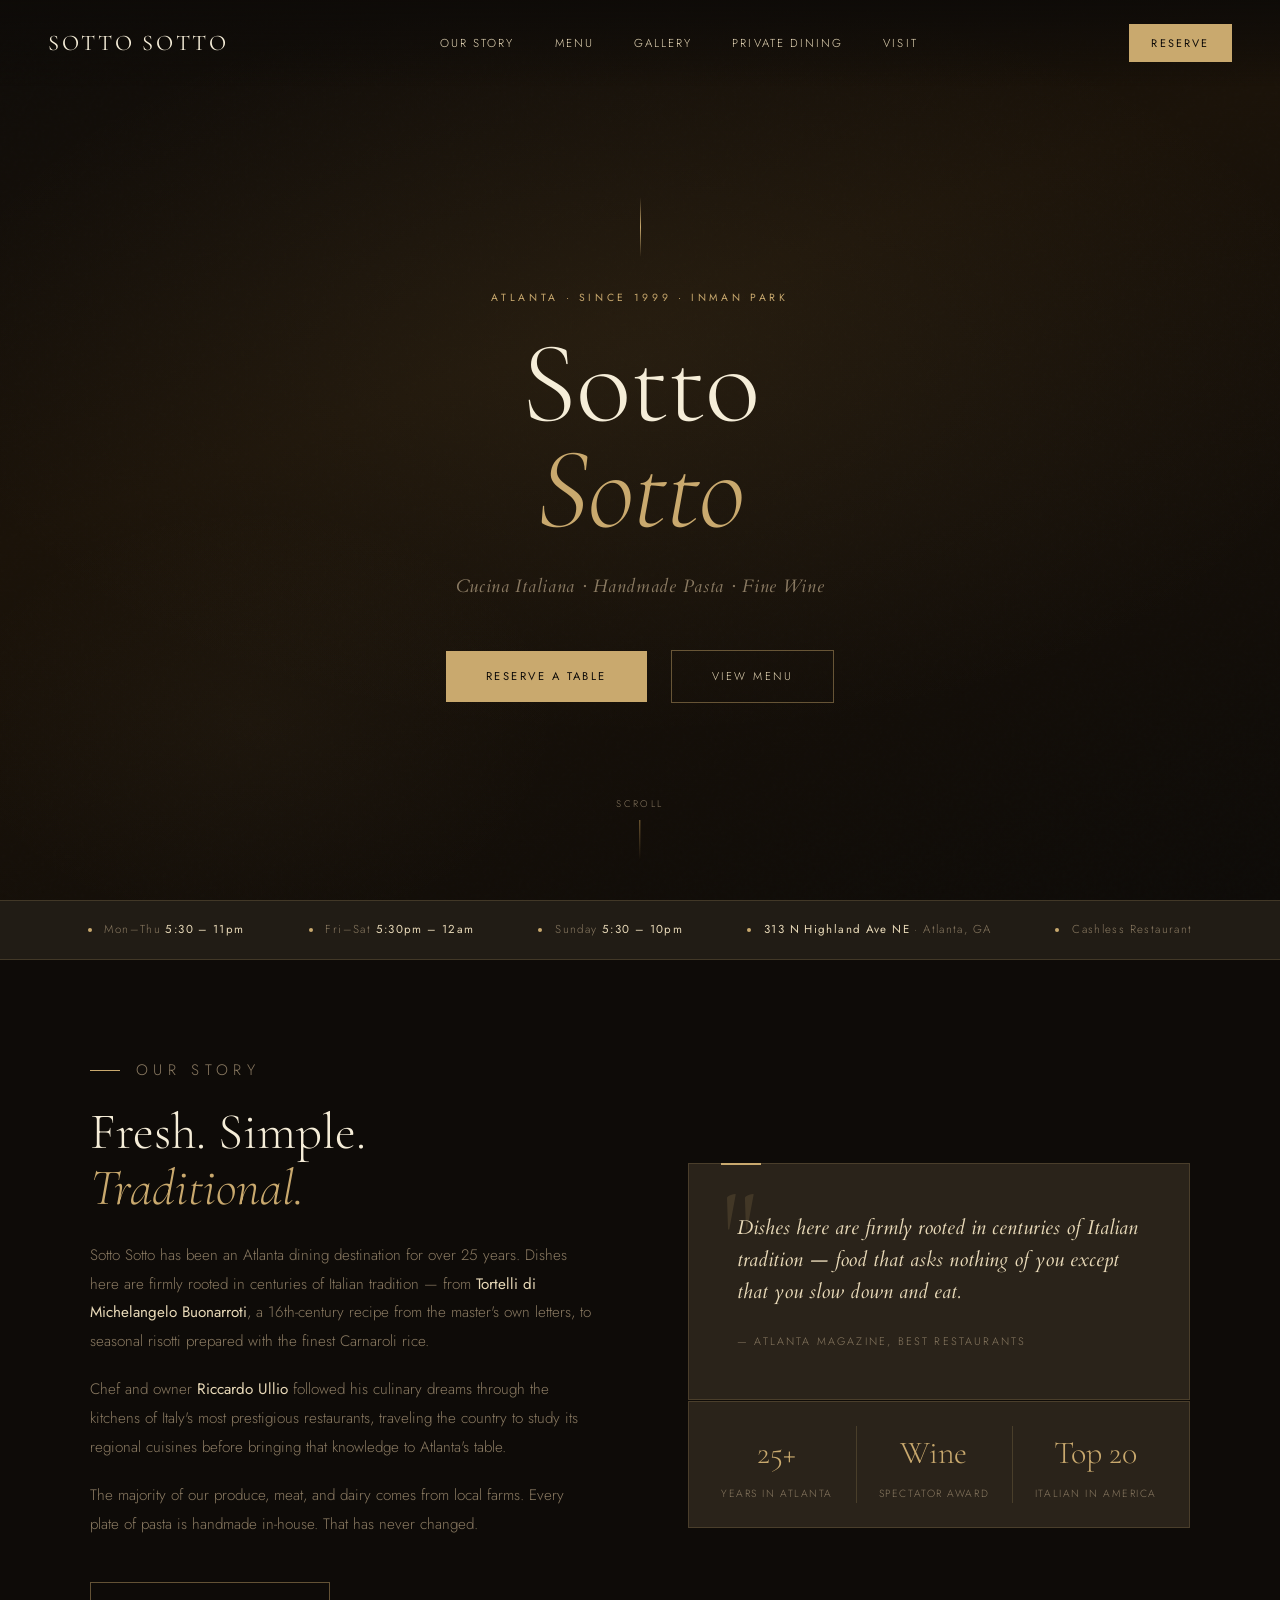
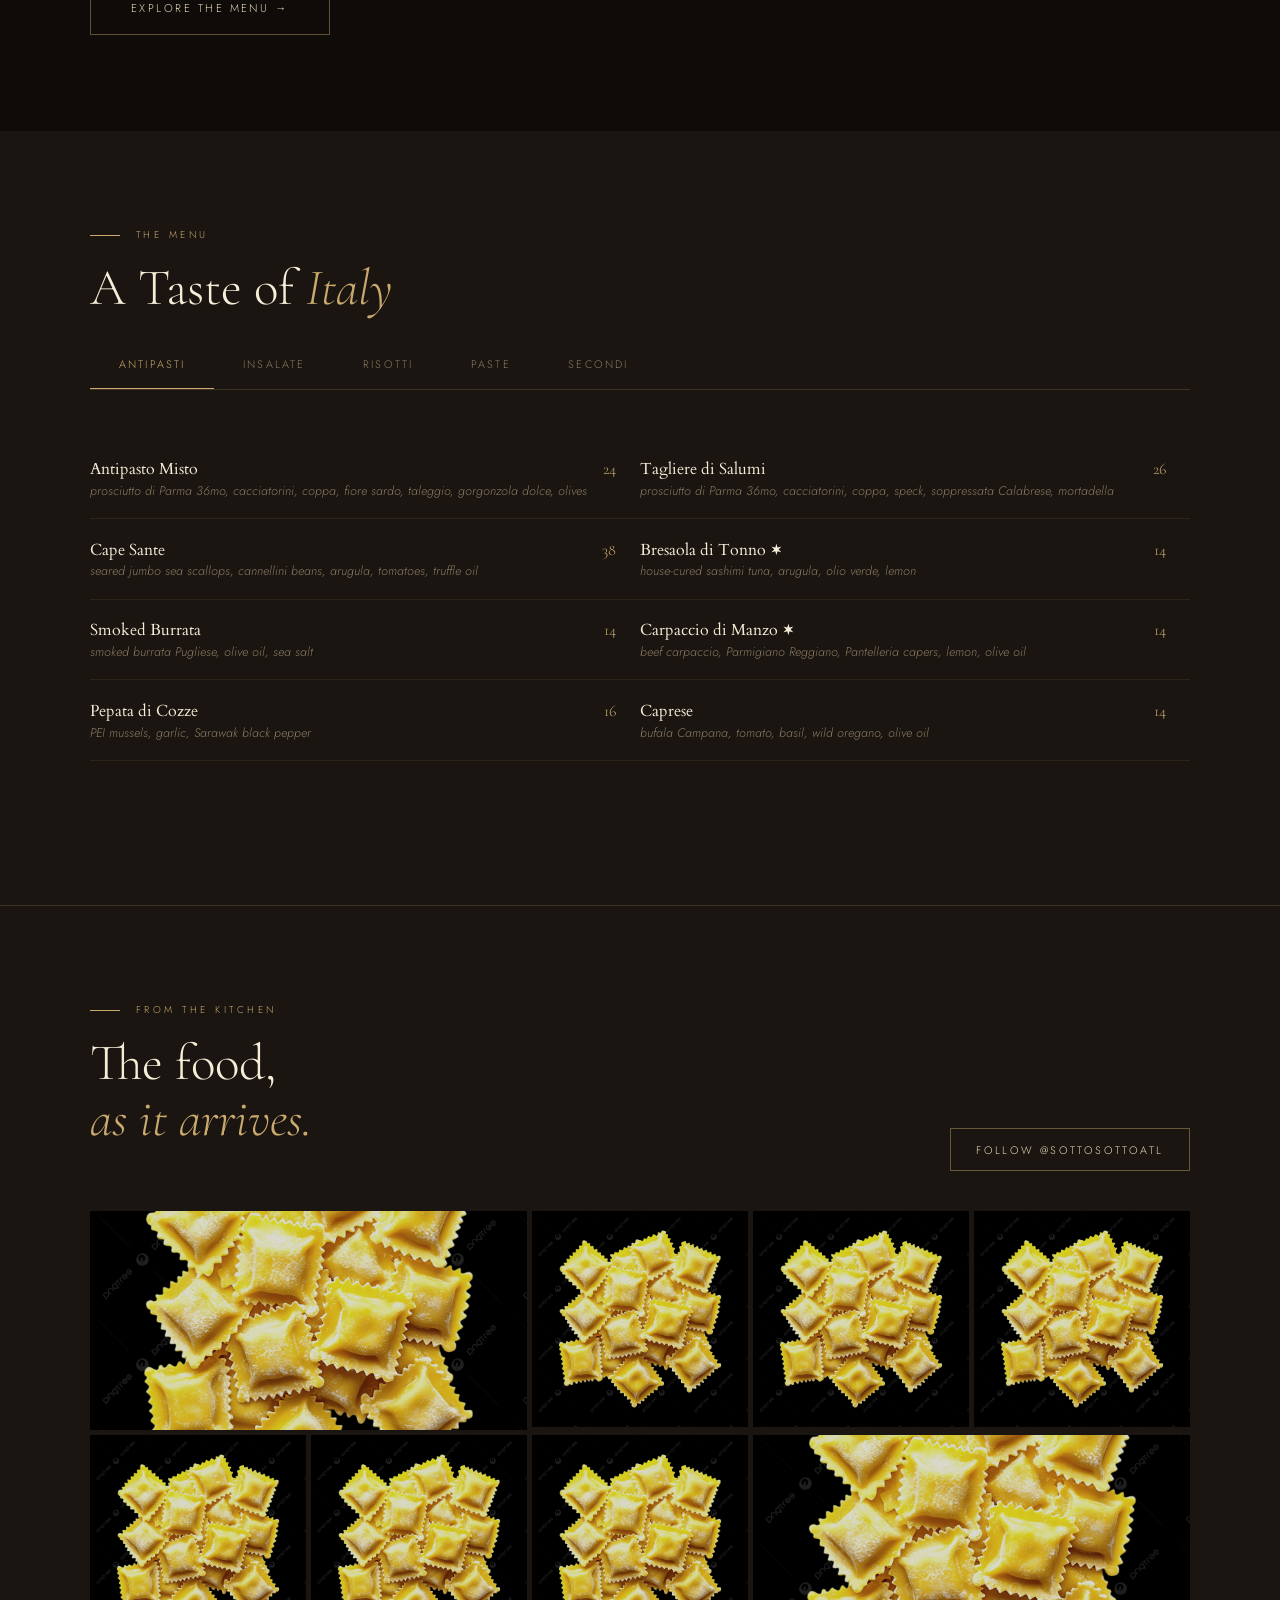
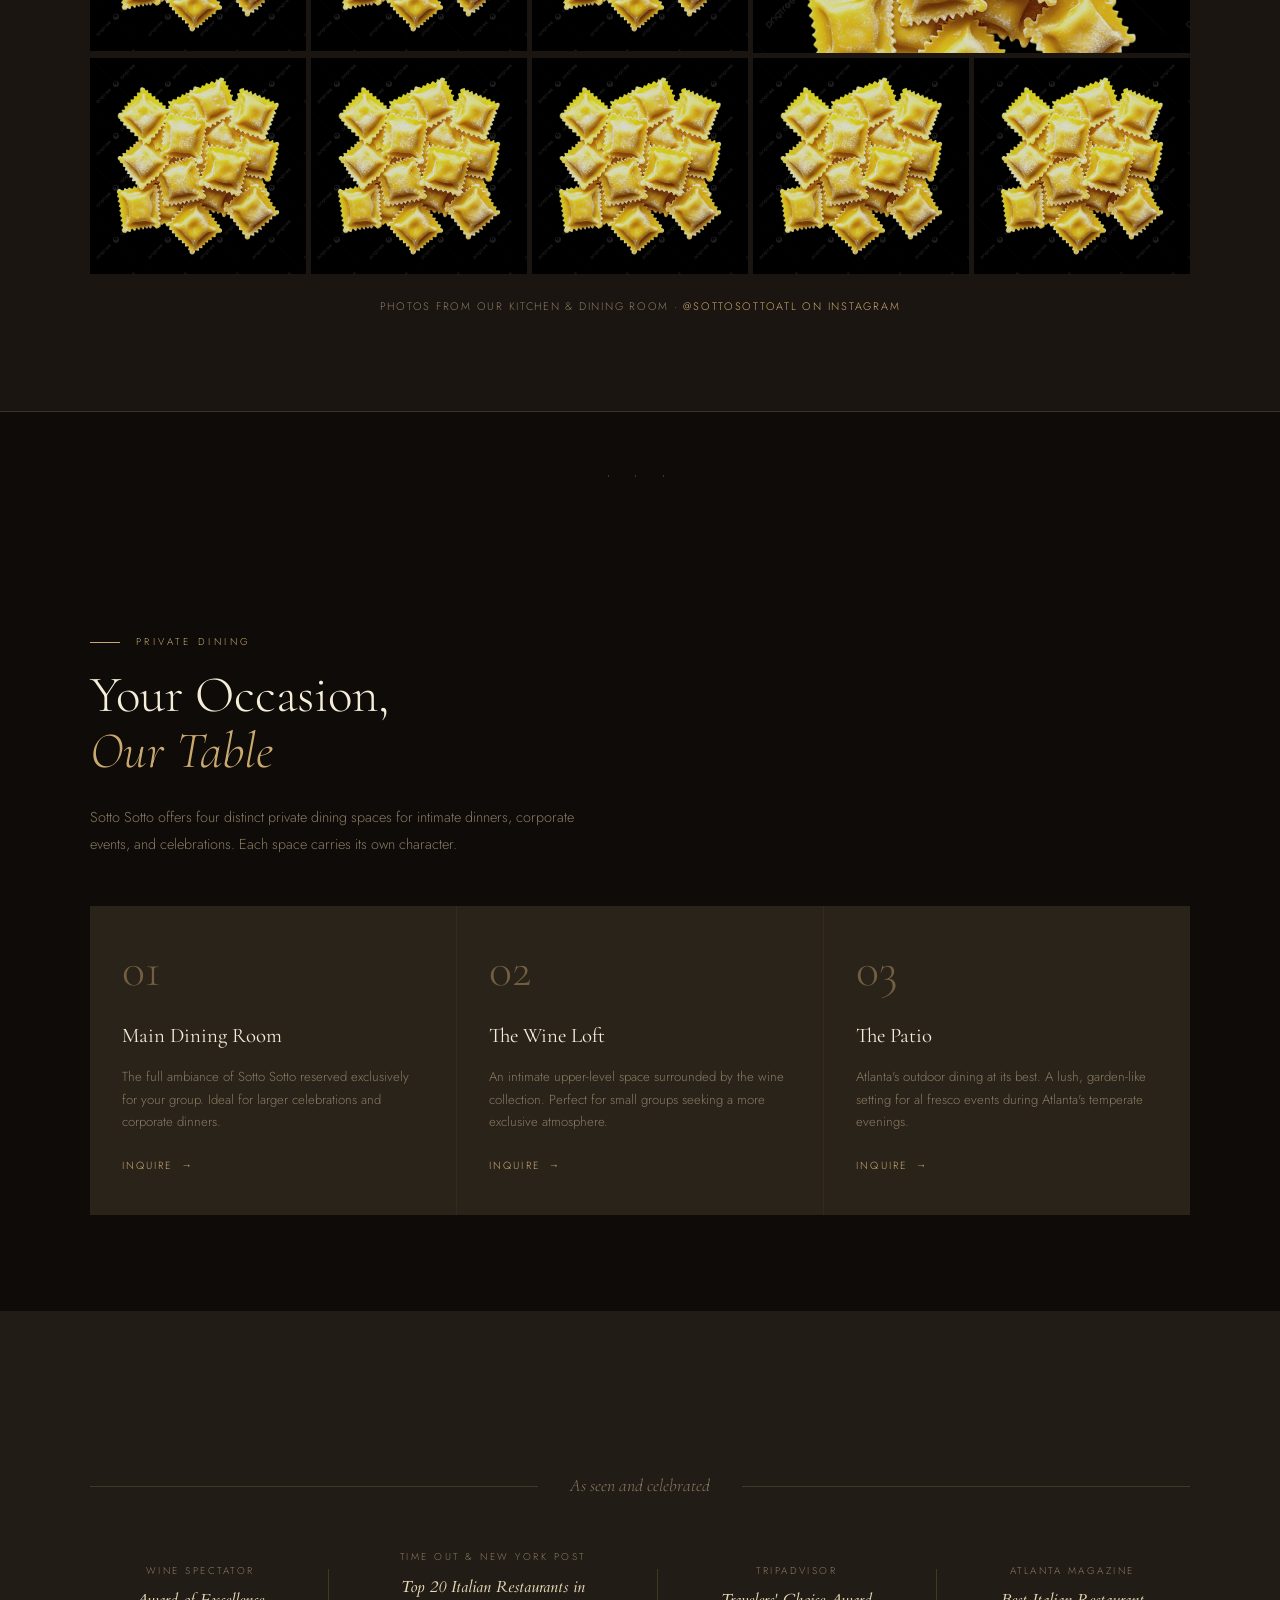
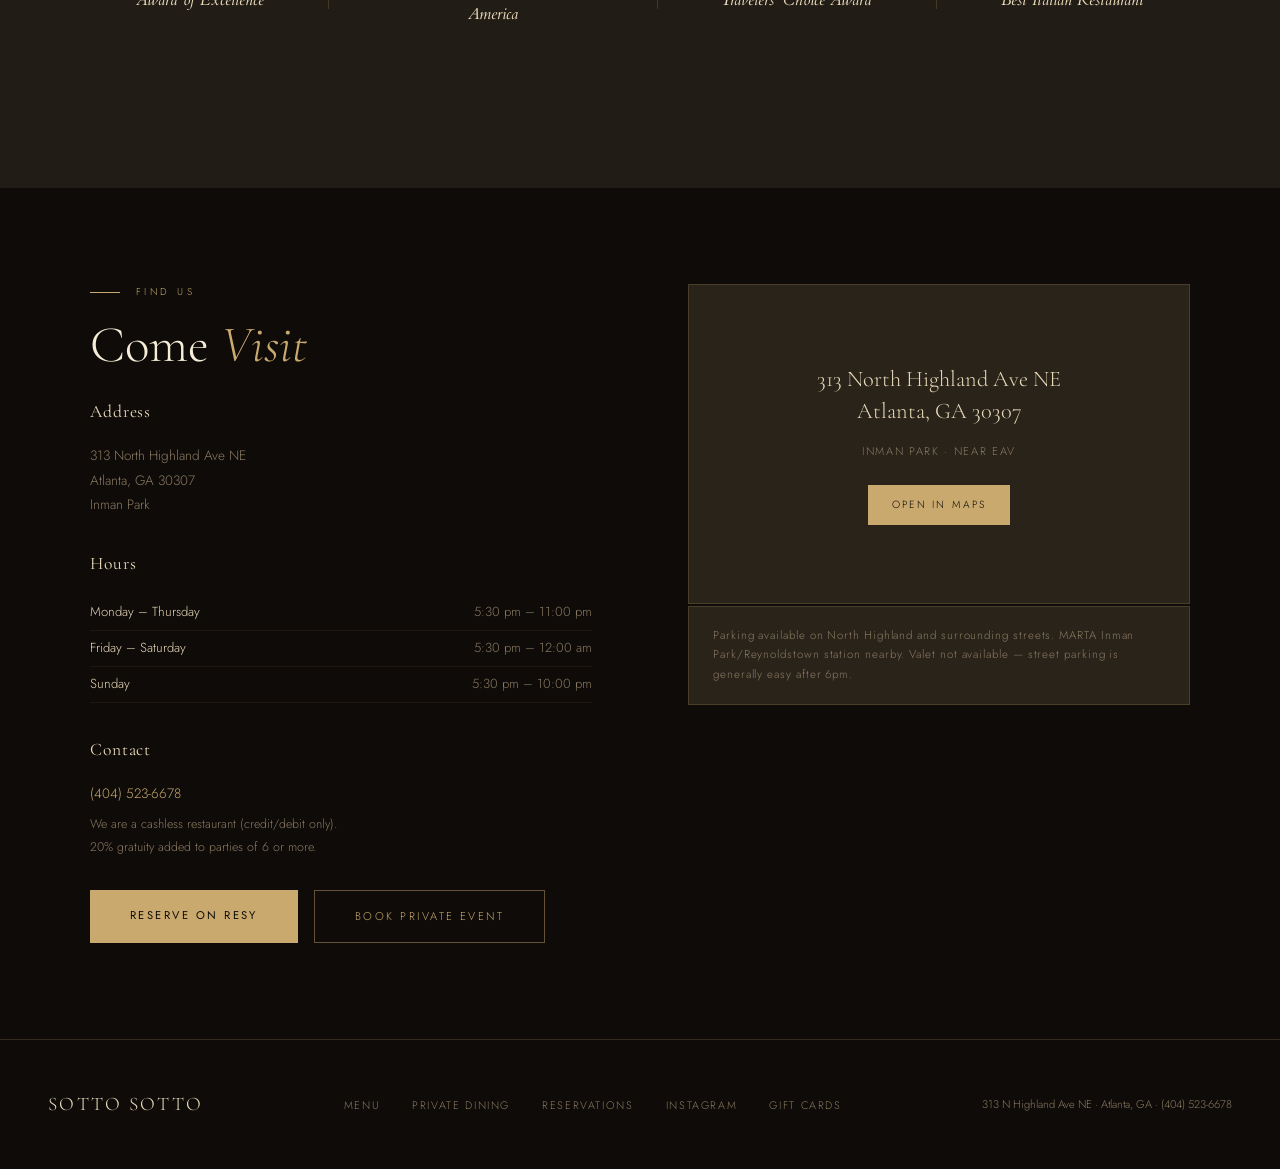
<file: index.html>
<!DOCTYPE html>
<html lang="en">
<head>
<meta charset="UTF-8">
<meta name="viewport" content="width=device-width, initial-scale=1.0">
<link rel="icon" type="image/x-icon" href="/images/favicon.ico">
<link rel="icon" type="image/png" sizes="32x32" href="images/favicon-32x32.png">
<link rel="icon" type="image/png" sizes="16x16" href="images/favicon-16x16.png">
<link rel="apple-touch-icon" sizes="180x180" href="images/sotto-touch-icon.png">
<title>Sotto Sotto — Atlanta's Italian Table</title>
<link rel="preconnect" href="https://fonts.googleapis.com">
<link href="https://fonts.googleapis.com/css2?family=Cormorant+Garamond:ital,wght@0,300;0,400;0,500;1,300;1,400&family=Cardo:ital@0;1&family=Jost:wght@300;400&display=swap" rel="stylesheet">
<style>
  *, *::before, *::after { box-sizing: border-box; margin: 0; padding: 0; }

  :root {
    --cream: #F5EDD8;
    --cream-dim: #E8D9B8;
    --gold: #C9A96E;
    --gold-dim: #8B6E3E;
    --dark: #0E0B08;
    --dark-mid: #1A1510;
    --dark-surface: #211C15;
    --dark-card: #2A231A;
    --text-muted: #8A7A62;
    --border: rgba(201,169,110,0.2);
    --border-strong: rgba(201,169,110,0.45);
  }

  html { scroll-behavior: smooth; }

  body {
    background: var(--dark);
    color: var(--cream);
    font-family: 'Jost', sans-serif;
    font-weight: 300;
    font-size: 15px;
    line-height: 1.7;
    overflow-x: hidden;
  }

  /* ── NAV ── */
  nav {
    position: fixed; top: 0; left: 0; right: 0; z-index: 200;
    display: flex; align-items: center; justify-content: space-between;
    padding: 1.5rem 3rem;
    background: linear-gradient(to bottom, rgba(14,11,8,0.95), transparent);
    transition: background 0.3s;
  }
  nav.scrolled { background: rgba(14,11,8,0.97); border-bottom: 0.5px solid var(--border); }

  .nav-logo {
    font-family: 'Cormorant Garamond', serif;
    font-size: 1.4rem; font-weight: 400;
    letter-spacing: 0.12em; text-transform: uppercase;
    color: var(--cream); text-decoration: none;
    position: relative; z-index: 210;
  }

  .nav-links {
    display: flex; gap: 2.5rem; list-style: none;
  }
  .nav-links a {
    font-family: 'Jost', sans-serif;
    font-size: 0.72rem; font-weight: 300;
    letter-spacing: 0.18em; text-transform: uppercase;
    color: var(--cream-dim); text-decoration: none;
    transition: color 0.2s;
  }
  .nav-links a:hover { color: var(--gold); }

  .nav-cta {
    font-family: 'Jost', sans-serif;
    font-size: 0.68rem; font-weight: 400;
    letter-spacing: 0.2em; text-transform: uppercase;
    color: var(--dark); background: var(--gold);
    padding: 0.6rem 1.4rem; text-decoration: none;
    transition: background 0.2s, transform 0.15s;
    position: relative; z-index: 210;
  }
  .nav-cta:hover { background: var(--cream); transform: translateY(-1px); }

  /* Hamburger button */
  .nav-burger {
    display: none;
    flex-direction: column; justify-content: center; align-items: center;
    gap: 5px; width: 36px; height: 36px;
    background: none; border: none; cursor: pointer;
    padding: 4px; position: relative; z-index: 210;
  }
  .nav-burger span {
    display: block; width: 22px; height: 1.5px;
    background: var(--cream); border-radius: 2px;
    transition: transform 0.3s ease, opacity 0.3s ease;
    transform-origin: center;
  }
  .nav-burger.open span:nth-child(1) { transform: translateY(6.5px) rotate(45deg); }
  .nav-burger.open span:nth-child(2) { opacity: 0; transform: scaleX(0); }
  .nav-burger.open span:nth-child(3) { transform: translateY(-6.5px) rotate(-45deg); }

  /* Mobile drawer */
  .nav-drawer {
    position: fixed; inset: 0; z-index: 190;
    background: rgba(14,11,8,0.98);
    flex-direction: column; align-items: center; justify-content: center;
    gap: 0; display: flex;
    opacity: 0; pointer-events: none;
    transition: opacity 0.35s ease;
  }
  .nav-drawer.open { opacity: 1; pointer-events: all; }
  .nav-drawer ul {
    list-style: none; text-align: center;
    display: flex; flex-direction: column; gap: 0;
    width: 100%;
  }
  .nav-drawer ul li a {
    display: block; padding: 1.1rem 2rem;
    font-family: 'Cormorant Garamond', serif;
    font-size: 2rem; font-weight: 300; font-style: italic;
    letter-spacing: 0.05em;
    color: var(--cream-dim); text-decoration: none;
    border-bottom: 0.5px solid var(--border);
    transition: color 0.2s;
  }
  .nav-drawer ul li:first-child a { border-top: 0.5px solid var(--border); }
  .nav-drawer ul li a:active { color: var(--gold); }
  .nav-drawer-reserve {
    margin-top: 2rem;
    font-family: 'Jost', sans-serif;
    font-size: 0.72rem; letter-spacing: 0.22em; text-transform: uppercase;
    background: var(--gold); color: var(--dark);
    padding: 0.9rem 2.5rem; text-decoration: none;
  }

  /* ── HERO ── */
  .hero {
    height: 100vh; min-height: 700px;
    display: flex; flex-direction: column;
    align-items: center; justify-content: center;
    text-align: center;
    position: relative;
    overflow: hidden;
  }

  .hero-bg {
    position: absolute; inset: 0;
    background:
      radial-gradient(ellipse 80% 60% at 50% 40%, rgba(201,169,110,0.07) 0%, transparent 70%),
      radial-gradient(ellipse 40% 40% at 20% 80%, rgba(201,169,110,0.04) 0%, transparent 60%),
      linear-gradient(160deg, #0E0B08 0%, #1A1208 40%, #0D0A07 100%);
  }

  /* Decorative grain */
  .hero-bg::after {
    content: '';
    position: absolute; inset: 0;
    background-image: url("data:image/svg+xml,%3Csvg viewBox='0 0 256 256' xmlns='http://www.w3.org/2000/svg'%3E%3Cfilter id='n'%3E%3CfeTurbulence type='fractalNoise' baseFrequency='0.9' numOctaves='4' stitchTiles='stitch'/%3E%3C/filter%3E%3Crect width='100%25' height='100%25' filter='url(%23n)' opacity='0.03'/%3E%3C/svg%3E");
    opacity: 0.4;
    pointer-events: none;
  }

  .hero-rule {
    width: 1px; height: 60px;
    background: linear-gradient(to bottom, transparent, var(--gold), transparent);
    margin-bottom: 2rem;
    animation: fadeIn 2s ease 0.3s both;
  }

  .hero-eyebrow {
    font-family: 'Jost', sans-serif;
    font-size: 0.65rem;
    font-weight: 400;
    letter-spacing: 0.35em;
    text-transform: uppercase;
    color: var(--gold);
    margin-bottom: 1.5rem;
    animation: fadeUp 1.2s ease 0.5s both;
  }

  .hero-title {
    font-family: 'Cormorant Garamond', serif;
    font-size: clamp(4rem, 9vw, 8rem);
    font-weight: 300;
    line-height: 0.92;
    letter-spacing: -0.01em;
    color: var(--cream);
    margin-bottom: 0.3rem;
    animation: fadeUp 1.2s ease 0.7s both;
  }
  .hero-title em {
    font-style: italic;
    color: var(--gold);
  }

  .hero-subtitle {
    font-family: 'Cardo', serif;
    font-style: italic;
    font-size: 1.1rem;
    color: var(--text-muted);
    letter-spacing: 0.04em;
    margin: 1.5rem 0 3rem;
    animation: fadeUp 1.2s ease 0.9s both;
  }

  .hero-actions {
    display: flex; gap: 1.5rem; align-items: center;
    animation: fadeUp 1.2s ease 1.1s both;
  }

  .btn-primary {
    font-family: 'Jost', sans-serif;
    font-size: 0.7rem;
    font-weight: 400;
    letter-spacing: 0.22em;
    text-transform: uppercase;
    color: var(--dark);
    background: var(--gold);
    padding: 1rem 2.5rem;
    text-decoration: none;
    transition: all 0.2s;
    display: inline-block;
  }
  .btn-primary:hover { background: var(--cream); transform: translateY(-2px); }
  .visit-info .btn-primary { color: #0E0B08 !important; }

  .btn-ghost {
    font-family: 'Jost', sans-serif;
    font-size: 0.7rem;
    font-weight: 300;
    letter-spacing: 0.22em;
    text-transform: uppercase;
    color: var(--cream-dim);
    border: 0.5px solid var(--border-strong);
    padding: 1rem 2.5rem;
    text-decoration: none;
    transition: all 0.2s;
    display: inline-block;
  }
  .btn-ghost:hover { border-color: var(--gold); color: var(--gold); transform: translateY(-2px); }

  .hero-scroll {
    position: absolute; bottom: 2.5rem; left: 50%; transform: translateX(-50%);
    display: flex; flex-direction: column; align-items: center; gap: 0.5rem;
    animation: fadeIn 2s ease 1.8s both;
  }
  .hero-scroll span {
    font-size: 0.6rem; letter-spacing: 0.25em; text-transform: uppercase; color: var(--text-muted);
  }
  .scroll-line {
    width: 1px; height: 40px;
    background: linear-gradient(to bottom, var(--gold-dim), transparent);
    animation: scrollPulse 2s ease-in-out infinite;
  }

  /* ── INFO STRIP ── */
  .info-strip {
    background: var(--dark-surface);
    border-top: 0.5px solid var(--border);
    border-bottom: 0.5px solid var(--border);
    padding: 1.2rem 3rem;
    display: flex; justify-content: center; gap: 4rem;
    flex-wrap: wrap;
  }
  .info-item {
    display: flex; align-items: center; gap: 0.8rem;
    font-size: 0.72rem; letter-spacing: 0.12em; color: var(--text-muted);
  }
  .info-item strong {
    color: var(--cream-dim); font-weight: 400;
  }
  .info-dot {
    width: 4px; height: 4px; border-radius: 50%; background: var(--gold); flex-shrink: 0;
  }

  /* ── SECTIONS ── */
  section { position: relative; }

  .section-pad { padding: 6rem 3rem; }
  .container { max-width: 1100px; margin: 0 auto; }

  .section-label {
    font-size: 0.62rem; letter-spacing: 0.35em; text-transform: uppercase;
    color: var(--gold); margin-bottom: 1rem;
    display: flex; align-items: center; gap: 1rem;
  }
  .section-label::before {
    content: ''; display: block; width: 30px; height: 0.5px; background: var(--gold);
  }

  .section-heading {
    font-family: 'Cormorant Garamond', serif;
    font-size: clamp(2.5rem, 4vw, 3.5rem);
    font-weight: 300;
    line-height: 1.1;
    color: var(--cream);
    margin-bottom: 1.5rem;
  }
  .section-heading em { font-style: italic; color: var(--gold); }

  /* ── STORY ── */
  .story-grid {
    display: grid; grid-template-columns: 1fr 1fr; gap: 6rem; align-items: center;
  }
  .story-text p {
    color: var(--text-muted); line-height: 1.9; margin-bottom: 1.2rem; font-size: 0.95rem;
  }
  .story-text p strong { color: var(--cream-dim); font-weight: 400; }

  .story-visual {
    position: relative;
  }
  .story-card {
    background: var(--dark-card);
    border: 0.5px solid var(--border);
    padding: 3rem;
    position: relative;
  }
  .story-card::before {
    content: '"';
    font-family: 'Cormorant Garamond', serif;
    font-size: 8rem;
    line-height: 1;
    color: var(--gold);
    opacity: 0.15;
    position: absolute;
    top: 0.5rem; left: 2rem;
  }
  .story-quote {
    font-family: 'Cardo', serif;
    font-style: italic;
    font-size: 1.25rem;
    line-height: 1.6;
    color: var(--cream-dim);
    margin-bottom: 1.5rem;
    position: relative;
  }
  .story-attr {
    font-size: 0.68rem; letter-spacing: 0.2em; text-transform: uppercase; color: var(--text-muted);
  }
  .story-card-accent {
    position: absolute;
    top: -1px; left: 2rem; width: 40px; height: 2px;
    background: var(--gold);
  }

  /* ── MENU ── */
  .menu-section { background: var(--dark-mid); }

  .menu-tabs {
    display: flex; gap: 0; border-bottom: 0.5px solid var(--border);
    margin-bottom: 3rem; overflow-x: auto;
  }
  .menu-tab {
    font-size: 0.68rem; letter-spacing: 0.2em; text-transform: uppercase;
    padding: 1rem 1.8rem;
    color: var(--text-muted);
    cursor: pointer;
    border-bottom: 1.5px solid transparent;
    transition: all 0.2s;
    white-space: nowrap;
    background: none; border-top: none; border-left: none; border-right: none;
    font-family: 'Jost', sans-serif; font-weight: 300;
  }
  .menu-tab:hover { color: var(--cream-dim); }
  .menu-tab.active {
    color: var(--gold);
    border-bottom-color: var(--gold);
  }

  .menu-panel { display: none; }
  .menu-panel.active { display: block; }

  .menu-category-title {
    font-family: 'Cormorant Garamond', serif;
    font-style: italic;
    font-size: 0.85rem;
    letter-spacing: 0.15em;
    text-transform: lowercase;
    color: var(--gold);
    margin-bottom: 1.5rem;
    padding-bottom: 0.7rem;
    border-bottom: 0.5px solid var(--border);
  }

  .menu-grid {
    display: grid; grid-template-columns: 1fr 1fr; gap: 0;
    margin-bottom: 3rem;
  }

  .menu-item {
    padding: 1.1rem 1.5rem 1.1rem 0;
    border-bottom: 0.5px solid rgba(201,169,110,0.1);
    display: flex; justify-content: space-between; align-items: baseline; gap: 1rem;
  }
  .menu-item-left { flex: 1; }
  .menu-item-name {
    font-family: 'Cardo', serif;
    font-size: 1rem;
    color: var(--cream);
    margin-bottom: 0.2rem;
    line-height: 1.3;
  }
  .menu-item-desc {
    font-size: 0.78rem;
    color: var(--text-muted);
    font-style: italic;
    line-height: 1.4;
  }
  .menu-item-price {
    font-family: 'Cormorant Garamond', serif;
    font-size: 1rem;
    color: var(--gold);
    flex-shrink: 0;
    font-weight: 300;
  }

  /* ── PRIVATE DINING ── */
  .private-grid {
    display: grid; grid-template-columns: repeat(3, 1fr); gap: 1.5px;
    margin-top: 3rem;
    background: var(--border);
  }
  .private-card {
    background: var(--dark-card);
    padding: 2.5rem 2rem;
    transition: background 0.3s;
  }
  .private-card:hover { background: var(--dark-surface); }
  .private-card-num {
    font-family: 'Cormorant Garamond', serif;
    font-size: 3rem;
    font-weight: 300;
    color: var(--border-strong);
    line-height: 1;
    margin-bottom: 1.5rem;
  }
  .private-card-title {
    font-family: 'Cormorant Garamond', serif;
    font-size: 1.3rem;
    font-weight: 400;
    color: var(--cream);
    margin-bottom: 0.8rem;
  }
  .private-card-desc {
    font-size: 0.82rem;
    color: var(--text-muted);
    line-height: 1.7;
    margin-bottom: 1.5rem;
  }
  .private-link {
    font-size: 0.65rem; letter-spacing: 0.2em; text-transform: uppercase;
    color: var(--gold); text-decoration: none;
    display: flex; align-items: center; gap: 0.5rem;
    transition: gap 0.2s;
  }
  .private-link:hover { gap: 0.8rem; }
  .private-link::after { content: '→'; }

  /* ── ACCOLADES ── */
  .accolades-section { background: var(--dark-surface); }
  .accolades-inner {
    text-align: center; padding: 4rem 0;
  }
  .accolades-rule {
    display: flex; align-items: center; gap: 2rem;
    margin-bottom: 3rem;
  }
  .accolades-rule::before, .accolades-rule::after {
    content: ''; flex: 1; height: 0.5px; background: var(--border);
  }
  .accolades-rule span {
    font-family: 'Cormorant Garamond', serif;
    font-style: italic;
    font-size: 1.1rem;
    color: var(--text-muted);
  }
  .accolades-row {
    display: flex; gap: 4rem; justify-content: center; align-items: center; flex-wrap: wrap;
  }
  .accolade {
    text-align: center;
  }
  .accolade-source {
    font-size: 0.62rem; letter-spacing: 0.25em; text-transform: uppercase;
    color: var(--text-muted); margin-bottom: 0.5rem;
  }
  .accolade-text {
    font-family: 'Cardo', serif;
    font-style: italic;
    font-size: 1rem;
    color: var(--cream-dim);
    max-width: 200px;
  }

  /* ── VISIT ── */
  .visit-grid {
    display: grid; grid-template-columns: 1fr 1fr; gap: 6rem; align-items: start;
  }
  .visit-info h3 {
    font-family: 'Cormorant Garamond', serif;
    font-size: 1.1rem;
    font-weight: 400;
    color: var(--cream-dim);
    margin-bottom: 1rem;
    margin-top: 2rem;
    letter-spacing: 0.05em;
  }
  .visit-info h3:first-child { margin-top: 0; }
  .visit-info p { font-size: 0.85rem; color: var(--text-muted); line-height: 1.8; }
  .visit-info a { color: var(--gold); text-decoration: none; }
  .visit-info a:hover { text-decoration: underline; }

  .hours-row {
    display: flex; justify-content: space-between;
    font-size: 0.82rem; color: var(--text-muted);
    padding: 0.4rem 0;
    border-bottom: 0.5px solid rgba(201,169,110,0.08);
  }
  .hours-row .day { color: var(--cream-dim); }

  .map-placeholder {
    background: var(--dark-card);
    border: 0.5px solid var(--border);
    height: 320px;
    display: flex; flex-direction: column;
    align-items: center; justify-content: center;
    gap: 1rem;
  }
  .map-address {
    font-family: 'Cormorant Garamond', serif;
    font-size: 1.4rem;
    font-weight: 300;
    text-align: center;
    color: var(--cream-dim);
    line-height: 1.4;
  }
  .map-sub {
    font-size: 0.7rem; letter-spacing: 0.15em; text-transform: uppercase;
    color: var(--text-muted);
  }
  .map-btn {
    font-size: 0.65rem; letter-spacing: 0.2em; text-transform: uppercase;
    color: var(--dark); background: var(--gold);
    padding: 0.7rem 1.5rem; text-decoration: none; margin-top: 0.5rem;
    transition: background 0.2s;
  }
  .map-btn:hover { background: var(--cream); }

  /* ── FOOTER ── */
  footer {
    background: var(--dark);
    border-top: 0.5px solid var(--border);
    padding: 3rem;
    display: flex; justify-content: space-between; align-items: center;
    flex-wrap: wrap; gap: 2rem;
  }
  .footer-logo {
    font-family: 'Cormorant Garamond', serif;
    font-size: 1.2rem;
    letter-spacing: 0.12em;
    text-transform: uppercase;
    color: var(--cream-dim);
  }
  .footer-links {
    display: flex; gap: 2rem; list-style: none;
  }
  .footer-links a {
    font-size: 0.68rem; letter-spacing: 0.15em; text-transform: uppercase;
    color: var(--text-muted); text-decoration: none; transition: color 0.2s;
  }
  .footer-links a:hover { color: var(--gold); }
  .footer-copy {
    font-size: 0.7rem; color: var(--text-muted);
  }

  /* ── DIVIDER ── */
  .ornament {
    text-align: center; padding: 3rem 0; color: var(--gold);
    font-size: 1.1rem; letter-spacing: 0.5em; opacity: 0.5;
  }

  /* ── ANIMATIONS ── */
  @keyframes fadeUp {
    from { opacity: 0; transform: translateY(24px); }
    to { opacity: 1; transform: translateY(0); }
  }
  @keyframes fadeIn {
    from { opacity: 0; }
    to { opacity: 1; }
  }
  @keyframes scrollPulse {
    0%, 100% { opacity: 0.4; transform: scaleY(1); }
    50% { opacity: 1; transform: scaleY(1.15); }
  }

  .reveal {
    opacity: 0; transform: translateY(20px);
    transition: opacity 0.8s ease, transform 0.8s ease;
  }
  .reveal.visible { opacity: 1; transform: translateY(0); }

  /* ── RESPONSIVE ── */
  @media (max-width: 768px) {
    nav { padding: 1.1rem 1.4rem; }
    .nav-links { display: none; }
    .nav-cta { display: none; }
    .nav-burger { display: flex; }

    .section-pad { padding: 3.5rem 1.4rem; }
    .container { padding: 0; }

    /* hero */
    .hero { min-height: 100svh; padding: 0 1.4rem; }
    .hero-title { font-size: clamp(3.2rem, 16vw, 5rem); }
    .hero-actions { flex-direction: column; align-items: center; gap: 0.8rem; width: 100%; }
    .hero-actions .btn-primary,
    .hero-actions .btn-ghost { width: 100%; text-align: center; padding: 1rem; }

    /* info strip */
    .info-strip { padding: 0.8rem 1.2rem; gap: 0.8rem; flex-direction: column; align-items: flex-start; }

    /* story */
    .story-grid { grid-template-columns: 1fr; gap: 2.5rem; }

    /* menu */
    .menu-tabs { overflow-x: auto; -webkit-overflow-scrolling: touch; flex-wrap: nowrap; padding-bottom: 2px; }
    .menu-tab { flex-shrink: 0; padding: 0.6rem 1rem; }
    .menu-grid { grid-template-columns: 1fr; }
    .menu-item { padding: 1rem 0; }

    /* private */
    .private-grid { grid-template-columns: 1fr; gap: 1.2rem; }

    /* accolades */
    .accolades-row { flex-direction: column; gap: 1.5rem; align-items: flex-start; }
    .accolades-row > div[style] { display: none !important; }

    /* visit */
    .visit-grid { grid-template-columns: 1fr; gap: 2.5rem; }
    .map-placeholder { min-height: 180px; }

    /* footer */
    footer { flex-direction: column; text-align: center; gap: 1.2rem; padding: 2rem 1.4rem; }
    .footer-links { flex-wrap: wrap; justify-content: center; gap: 1rem; }
  }

  @media (max-width: 480px) {
    .hero-eyebrow { font-size: 0.58rem; letter-spacing: 0.25em; }
    .section-heading { font-size: 2.2rem; }
    .story-card { padding: 1.8rem; }
    .private-card { padding: 1.5rem; }
    .hours-row { font-size: 0.82rem; }
  }

  /* ── FOOD GALLERY ── */
  .gallery-section {
    background: var(--dark-mid);
    padding: 6rem 3rem;
    border-top: 0.5px solid var(--border);
    border-bottom: 0.5px solid var(--border);
  }
  .gallery-header {
    max-width: 1100px; margin: 0 auto 2.5rem;
    display: flex; justify-content: space-between; align-items: flex-end;
    flex-wrap: wrap; gap: 1rem;
  }
  .gallery-grid {
    max-width: 1100px; margin: 0 auto;
    display: grid;
    grid-template-columns: repeat(5, 1fr);
    gap: 5px;
  }
  .gallery-cell {
    aspect-ratio: 1 / 1;
    overflow: hidden;
    position: relative;
    background: var(--dark-card);
    cursor: pointer;
  }
  .gallery-cell img {
    width: 100%; height: 100%;
    object-fit: cover;
    filter: brightness(0.85) saturate(0.85);
    transition: transform 0.5s ease, filter 0.4s ease;
    display: block;
  }
  .gallery-cell:hover img {
    transform: scale(1.07);
    filter: brightness(1) saturate(1.1);
  }
  .gallery-cell-cap {
    position: absolute; inset: 0;
    background: linear-gradient(to top, rgba(14,11,8,0.88) 0%, transparent 55%);
    opacity: 0;
    transition: opacity 0.3s;
    display: flex; align-items: flex-end;
    padding: 0.85rem 0.9rem;
  }
  .gallery-cell:hover .gallery-cell-cap { opacity: 1; }
  .gallery-cell-cap span {
    font-family: 'Cormorant Garamond', serif;
    font-style: italic; font-size: 0.85rem;
    color: var(--cream); line-height: 1.3;
  }
  .gallery-cell.featured {
    grid-column: span 2;
    aspect-ratio: 2 / 1;
  }
  .gallery-foot {
    max-width: 1100px; margin: 1.4rem auto 0;
    text-align: center;
    font-size: 0.68rem; letter-spacing: 0.16em; text-transform: uppercase;
    color: var(--text-muted);
  }
  .gallery-foot a { color: var(--gold); text-decoration: none; }
  .gallery-foot a:hover { text-decoration: underline; }
  @media (max-width: 800px) {
    .gallery-section { padding: 4rem 1.5rem; }
    .gallery-grid { grid-template-columns: repeat(3, 1fr); }
    .gallery-cell.featured { grid-column: span 3; aspect-ratio: 3/1; }
  }
  @media (max-width: 480px) {
    .gallery-grid { grid-template-columns: repeat(2, 1fr); }
    .gallery-cell.featured { grid-column: span 2; aspect-ratio: 2/1; }
  }
</style>
</head>
<body>

<!-- NAV -->
<nav id="main-nav">
  <a href="#" class="nav-logo">Sotto Sotto</a>
  <ul class="nav-links">
    <li><a href="#story">Our Story</a></li>
    <li><a href="#menu">Menu</a></li>
    <li><a href="#gallery">Gallery</a></li>
    <li><a href="#private">Private Dining</a></li>
    <li><a href="#visit">Visit</a></li>
  </ul>
  <a href="https://resy.com/cities/atl/sotto-sotto" target="_blank" class="nav-cta">Reserve</a>
  <button class="nav-burger" id="nav-burger" aria-label="Open menu">
    <span></span><span></span><span></span>
  </button>
</nav>

<!-- MOBILE DRAWER -->
<div class="nav-drawer" id="nav-drawer">
  <ul>
    <li><a href="#story" class="drawer-link">Our Story</a></li>
    <li><a href="#menu" class="drawer-link">Menu</a></li>
    <li><a href="#gallery" class="drawer-link">Gallery</a></li>
    <li><a href="#private" class="drawer-link">Private Dining</a></li>
    <li><a href="#visit" class="drawer-link">Visit</a></li>
  </ul>
  <a href="https://resy.com/cities/atl/sotto-sotto" target="_blank" class="nav-drawer-reserve">Reserve a Table</a>
</div>

<!-- HERO -->
<section class="hero">
  <div class="hero-bg"></div>
  <div style="position:relative; z-index:1; display:flex; flex-direction:column; align-items:center;">
    <div class="hero-rule"></div>
    <p class="hero-eyebrow">Atlanta · Since 1999 · Inman Park</p>
    <h1 class="hero-title">Sotto<br><em>Sotto</em></h1>
    <p class="hero-subtitle">Cucina Italiana · Handmade Pasta · Fine Wine</p>
    <div class="hero-actions">
      <a href="https://resy.com/cities/atl/sotto-sotto" target="_blank" class="btn-primary">Reserve a Table</a>
      <a href="#menu" class="btn-ghost">View Menu</a>
    </div>
  </div>
  <div class="hero-scroll">
    <span>Scroll</span>
    <div class="scroll-line"></div>
  </div>
</section>

<!-- INFO STRIP -->
<div class="info-strip">
  <div class="info-item">
    <div class="info-dot"></div>
    <span>Mon–Thu <strong>5:30 – 11pm</strong></span>
  </div>
  <div class="info-item">
    <div class="info-dot"></div>
    <span>Fri–Sat <strong>5:30pm – 12am</strong></span>
  </div>
  <div class="info-item">
    <div class="info-dot"></div>
    <span>Sunday <strong>5:30 – 10pm</strong></span>
  </div>
  <div class="info-item">
    <div class="info-dot"></div>
    <span><strong>313 N Highland Ave NE</strong> · Atlanta, GA</span>
  </div>
  <div class="info-item">
    <div class="info-dot"></div>
    <span>Cashless Restaurant</span>
  </div>
</div>

<!-- STORY -->
<section id="story" class="section-pad">
  <div class="container">
    <div class="story-grid">
      <div class="story-text reveal">
        <p class="section-label">Our Story</p>
        <h2 class="section-heading">Fresh. Simple.<br><em>Traditional.</em></h2>
        <p>Sotto Sotto has been an Atlanta dining destination for over 25 years. Dishes here are firmly rooted in centuries of Italian tradition — from <strong>Tortelli di Michelangelo Buonarroti</strong>, a 16th-century recipe from the master's own letters, to seasonal risotti prepared with the finest Carnaroli rice.</p>
        <p>Chef and owner <strong>Riccardo Ullio</strong> followed his culinary dreams through the kitchens of Italy's most prestigious restaurants, traveling the country to study its regional cuisines before bringing that knowledge to Atlanta's table.</p>
        <p>The majority of our produce, meat, and dairy comes from local farms. Every plate of pasta is handmade in-house. That has never changed.</p>
        <a href="#menu" class="btn-ghost" style="display:inline-block; margin-top:1.5rem;">Explore the Menu →</a>
      </div>
      <div class="story-visual reveal" style="transition-delay:0.2s">
        <div class="story-card">
          <div class="story-card-accent"></div>
          <p class="story-quote">Dishes here are firmly rooted in centuries of Italian tradition — food that asks nothing of you except that you slow down and eat.</p>
          <p class="story-attr">— Atlanta Magazine, Best Restaurants</p>
        </div>
        <div style="margin-top:1.5px; background:var(--dark-card); border:0.5px solid var(--border); padding:1.5rem 2rem; display:flex; justify-content:space-between;">
          <div style="text-align:center;">
            <div style="font-family:'Cormorant Garamond',serif; font-size:2rem; font-weight:300; color:var(--gold);">25+</div>
            <div style="font-size:0.65rem; letter-spacing:0.15em; text-transform:uppercase; color:var(--text-muted); margin-top:0.3rem;">Years in Atlanta</div>
          </div>
          <div style="width:0.5px; background:var(--border);"></div>
          <div style="text-align:center;">
            <div style="font-family:'Cormorant Garamond',serif; font-size:2rem; font-weight:300; color:var(--gold);">Wine</div>
            <div style="font-size:0.65rem; letter-spacing:0.15em; text-transform:uppercase; color:var(--text-muted); margin-top:0.3rem;">Spectator Award</div>
          </div>
          <div style="width:0.5px; background:var(--border);"></div>
          <div style="text-align:center;">
            <div style="font-family:'Cormorant Garamond',serif; font-size:2rem; font-weight:300; color:var(--gold);">Top 20</div>
            <div style="font-size:0.65rem; letter-spacing:0.15em; text-transform:uppercase; color:var(--text-muted); margin-top:0.3rem;">Italian in America</div>
          </div>
        </div>
      </div>
    </div>
  </div>
</section>

<!-- MENU -->
<section id="menu" class="section-pad menu-section">
  <div class="container">
    <div class="reveal">
      <p class="section-label">The Menu</p>
      <h2 class="section-heading">A Taste of <em>Italy</em></h2>
    </div>

    <div class="menu-tabs reveal" style="transition-delay:0.15s">
      <button class="menu-tab active" onclick="switchTab(this,'antipasti')">Antipasti</button>
      <button class="menu-tab" onclick="switchTab(this,'insalate')">Insalate</button>
      <button class="menu-tab" onclick="switchTab(this,'risotti')">Risotti</button>
      <button class="menu-tab" onclick="switchTab(this,'paste')">Paste</button>
      <button class="menu-tab" onclick="switchTab(this,'carne')">Secondi</button>
    </div>

    <!-- ANTIPASTI -->
    <div id="tab-antipasti" class="menu-panel active">
      <div class="menu-grid">
        <div class="menu-item">
          <div class="menu-item-left">
            <div class="menu-item-name">Antipasto Misto</div>
            <div class="menu-item-desc">prosciutto di Parma 36mo, cacciatorini, coppa, fiore sardo, taleggio, gorgonzola dolce, olives</div>
          </div>
          <div class="menu-item-price">24</div>
        </div>
        <div class="menu-item">
          <div class="menu-item-left">
            <div class="menu-item-name">Tagliere di Salumi</div>
            <div class="menu-item-desc">prosciutto di Parma 36mo, cacciatorini, coppa, speck, soppressata Calabrese, mortadella</div>
          </div>
          <div class="menu-item-price">26</div>
        </div>
        <div class="menu-item">
          <div class="menu-item-left">
            <div class="menu-item-name">Cape Sante</div>
            <div class="menu-item-desc">seared jumbo sea scallops, cannellini beans, arugula, tomatoes, truffle oil</div>
          </div>
          <div class="menu-item-price">38</div>
        </div>
        <div class="menu-item">
          <div class="menu-item-left">
            <div class="menu-item-name">Bresaola di Tonno ✶</div>
            <div class="menu-item-desc">house-cured sashimi tuna, arugula, olio verde, lemon</div>
          </div>
          <div class="menu-item-price">14</div>
        </div>
        <div class="menu-item">
          <div class="menu-item-left">
            <div class="menu-item-name">Smoked Burrata</div>
            <div class="menu-item-desc">smoked burrata Pugliese, olive oil, sea salt</div>
          </div>
          <div class="menu-item-price">14</div>
        </div>
        <div class="menu-item">
          <div class="menu-item-left">
            <div class="menu-item-name">Carpaccio di Manzo ✶</div>
            <div class="menu-item-desc">beef carpaccio, Parmigiano Reggiano, Pantelleria capers, lemon, olive oil</div>
          </div>
          <div class="menu-item-price">14</div>
        </div>
        <div class="menu-item">
          <div class="menu-item-left">
            <div class="menu-item-name">Pepata di Cozze</div>
            <div class="menu-item-desc">PEI mussels, garlic, Sarawak black pepper</div>
          </div>
          <div class="menu-item-price">16</div>
        </div>
        <div class="menu-item">
          <div class="menu-item-left">
            <div class="menu-item-name">Caprese</div>
            <div class="menu-item-desc">bufala Campana, tomato, basil, wild oregano, olive oil</div>
          </div>
          <div class="menu-item-price">14</div>
        </div>
      </div>
    </div>

    <!-- INSALATE -->
    <div id="tab-insalate" class="menu-panel">
      <div class="menu-grid">
        <div class="menu-item">
          <div class="menu-item-left">
            <div class="menu-item-name">Insalata Mista</div>
            <div class="menu-item-desc">seasonal lettuce, tomatoes, cucumber, red onion, olive oil, balsamic vinegar</div>
          </div>
          <div class="menu-item-price">11</div>
        </div>
        <div class="menu-item">
          <div class="menu-item-left">
            <div class="menu-item-name">Caesar Salad ✶</div>
            <div class="menu-item-desc">romaine, classic Caesar dressing, croutons, shaved Parmigiano Reggiano</div>
          </div>
          <div class="menu-item-price">12</div>
        </div>
        <div class="menu-item">
          <div class="menu-item-left">
            <div class="menu-item-name">Farro</div>
            <div class="menu-item-desc">Tuscan farro, seasonal vegetables, champagne vinegar, olive oil</div>
          </div>
          <div class="menu-item-price">12</div>
        </div>
        <div class="menu-item">
          <div class="menu-item-left">
            <div class="menu-item-name">Bietole e Rucola</div>
            <div class="menu-item-desc">roasted beets, arugula, pistachios, gorgonzola, lemon, olive oil</div>
          </div>
          <div class="menu-item-price">12</div>
        </div>
      </div>
    </div>

    <!-- RISOTTI -->
    <div id="tab-risotti" class="menu-panel">
      <p style="font-size:0.72rem; color:var(--text-muted); margin-bottom:1.5rem; letter-spacing:0.08em;">Vegetarian options available</p>
      <div class="menu-grid">
        <div class="menu-item">
          <div class="menu-item-left">
            <div class="menu-item-name">Risotto Mantecato</div>
            <div class="menu-item-desc">Carnaroli rice, caramelized onions, Parmigiano Reggiano, Giusti 12yr aceto balsamico</div>
          </div>
          <div class="menu-item-price">24</div>
        </div>
        <div class="menu-item">
          <div class="menu-item-left">
            <div class="menu-item-name">Risotto ai Funghi</div>
            <div class="menu-item-desc">Carnaroli rice, wild mushrooms, Parmigiano Reggiano</div>
          </div>
          <div class="menu-item-price">25</div>
        </div>
        <div class="menu-item">
          <div class="menu-item-left">
            <div class="menu-item-name">Risotto al Basilico</div>
            <div class="menu-item-desc">Carnaroli rice, basil brodo, Parmigiano Reggiano, marinated tomatoes</div>
          </div>
          <div class="menu-item-price">25</div>
        </div>
        <div class="menu-item">
          <div class="menu-item-left">
            <div class="menu-item-name">Risotto ai Frutti di Mare</div>
            <div class="menu-item-desc">Carnaroli rice, shrimp, mussels, squid</div>
          </div>
          <div class="menu-item-price">26</div>
        </div>
      </div>
    </div>

    <!-- PASTE -->
    <div id="tab-paste" class="menu-panel">
      <div class="menu-grid">
        <div class="menu-item">
          <div class="menu-item-left">
            <div class="menu-item-name">Tortelli di Michelangelo</div>
            <div class="menu-item-desc">16th-century recipe: veal, chicken & pork ravioli, butter and sage sauce</div>
          </div>
          <div class="menu-item-price">24</div>
        </div>
        <div class="menu-item">
          <div class="menu-item-left">
            <div class="menu-item-name">Pappardelle al Sugo d'Anatra</div>
            <div class="menu-item-desc">fresh pappardelle, Hudson Valley Rohan duck ragù</div>
          </div>
          <div class="menu-item-price">26</div>
        </div>
        <div class="menu-item">
          <div class="menu-item-left">
            <div class="menu-item-name">Fettuccine Alfredo</div>
            <div class="menu-item-desc">handmade tagliatelle, cream, Parmigiano Reggiano</div>
          </div>
          <div class="menu-item-price">24</div>
        </div>
        <div class="menu-item">
          <div class="menu-item-left">
            <div class="menu-item-name">Strozzapreti alla Salsiccia</div>
            <div class="menu-item-desc">hand-made "priest stranglers," sweet sausage ragù</div>
          </div>
          <div class="menu-item-price">24</div>
        </div>
        <div class="menu-item">
          <div class="menu-item-left">
            <div class="menu-item-name">Linguine del Pescatore</div>
            <div class="menu-item-desc">shrimp, mussels, squid, garlic, tomato, shrimp brodo</div>
          </div>
          <div class="menu-item-price">26</div>
        </div>
    </div>

    <!-- SECONDI -->
    <div id="tab-carne" class="menu-panel">
      <div class="menu-grid">
        <div class="menu-item">
          <div class="menu-item-left">
            <div class="menu-item-name">Costoletta di Vitello</div>
            <div class="menu-item-desc">oak-roasted center-cut veal chop, wild mushrooms, natural jus</div>
          </div>
          <div class="menu-item-price">58</div>
        </div>
        <div class="menu-item">
          <div class="menu-item-left">
            <div class="menu-item-name">Tagliata di Manzo ✶</div>
            <div class="menu-item-desc">Joyce Farms pasture-raised sliced 16oz ribeye, arugula, potatoes</div>
          </div>
          <div class="menu-item-price">58</div>
        </div>
        <div class="menu-item">
          <div class="menu-item-left">
            <div class="menu-item-name">Costoletta alla Parmigiana</div>
            <div class="menu-item-desc">pan-fried bone-in veal chop, tomato, fior di latte mozzarella, Reggiano, arugula</div>
          </div>
          <div class="menu-item-price">58</div>
        </div>
        <div class="menu-item">
          <div class="menu-item-left">
            <div class="menu-item-name">Pesce Arrosto</div>
            <div class="menu-item-desc">wood-roasted whole branzino, roasted potatoes, garlic spinach</div>
          </div>
          <div class="menu-item-price">42</div>
        </div>
        <div class="menu-item">
          <div class="menu-item-left">
            <div class="menu-item-name">Aqua Pazza</div>
            <div class="menu-item-desc">7oz halibut braised with tomato, white wine, Pantelleria capers, Calabrese oregano</div>
          </div>
          <div class="menu-item-price">42</div>
        </div>
        <div class="menu-item">
          <div class="menu-item-left">
            <div class="menu-item-name">Polletto al Limone</div>
            <div class="menu-item-desc">wood-roasted Green Circle lemon chicken, potatoes, spinach</div>
          </div>
          <div class="menu-item-price">32</div>
        </div>
      </div>
      <p style="font-size:0.72rem; color:var(--text-muted); margin-top:1rem; letter-spacing:0.05em;">✶ Consuming raw or undercooked items may increase risk of foodborne illness. Menu items and prices subject to change.</p>
    </div>

  </div>
</section>

<!-- FOOD GALLERY -->
<section class="gallery-section" id="gallery">
  <div class="gallery-header reveal">
    <div>
      <p class="section-label">From the Kitchen</p>
      <h2 class="section-heading">The food,<br><em>as it arrives.</em></h2>
    </div>
    <a href="https://instagram.com/sottosottoatl" target="_blank" class="btn-ghost" style="font-size:0.68rem; padding:0.7rem 1.6rem;">Follow @sottosottoatl</a>
  </div>

  <div class="gallery-grid reveal" style="transition-delay:0.1s">

    <!-- Row 1: featured wide + 3 squares -->
    <div class="gallery-cell featured">
      <img src="images/food.png" alt="Handmade pasta">
      <div class="gallery-cell-cap"><span>Handmade pasta, daily</span></div>
    </div>
    <div class="gallery-cell">
      <img src="images/food.png" alt="Risotto ai funghi">
      <div class="gallery-cell-cap"><span>Risotto ai funghi</span></div>
    </div>
    <div class="gallery-cell">
      <img src="images/food.png" alt="Tortelli di Michelangelo">
      <div class="gallery-cell-cap"><span>Tortelli di Michelangelo</span></div>
    </div>
    <div class="gallery-cell">
      <img src="images/food.png" alt="Carpaccio">
      <div class="gallery-cell-cap"><span>Carpaccio di manzo</span></div>
    </div>

    <!-- Row 2: 3 squares + featured wide -->
    <div class="gallery-cell">
      <img src="images/food.png" alt="Pappardelle al ragù">
      <div class="gallery-cell-cap"><span>Pappardelle al ragù d'anatra</span></div>
    </div>
    <div class="gallery-cell">
      <img src="images/food.png" alt="Panna cotta">
      <div class="gallery-cell-cap"><span>Panna cotta — Atlanta's best</span></div>
    </div>
    <div class="gallery-cell">
      <img src="images/food.png" alt="Tiramisù">
      <div class="gallery-cell-cap"><span>Tiramisù della casa</span></div>
    </div>
    <div class="gallery-cell featured">
      <img src="images/food.png" alt="Branzino al forno">
      <div class="gallery-cell-cap"><span>Branzino al forno</span></div>
    </div>

    <!-- Row 3: 5 equal squares -->
    <div class="gallery-cell">
      <img src="images/food.png" alt="Costoletta di vitello">
      <div class="gallery-cell-cap"><span>Costoletta di vitello</span></div>
    </div>
    <div class="gallery-cell">
      <img src="images/food.png" alt="Italian wine">
      <div class="gallery-cell-cap"><span>All-Italian wine list</span></div>
    </div>
    <div class="gallery-cell">
      <img src="images/food.png" alt="Affogato">
      <div class="gallery-cell-cap"><span>Affogato</span></div>
    </div>
    <div class="gallery-cell">
      <img src="images/food.png" alt="The patio">
      <div class="gallery-cell-cap"><span>The patio, al fresco</span></div>
    </div>
    <div class="gallery-cell">
      <img src="images/food.png" alt="Aqua Pazza">
      <div class="gallery-cell-cap"><span>Aqua Pazza</span></div>
    </div>

  </div>

  <p class="gallery-foot">
    Photos from our kitchen &amp; dining room ·
    <a href="https://instagram.com/sottosottoatl" target="_blank">@sottosottoatl on Instagram</a>
  </p>
</section>

<!-- ORNAMENT -->
<div class="ornament">· · ·</div>

<!-- PRIVATE DINING -->
<section id="private" class="section-pad">
  <div class="container">
    <div class="reveal">
      <p class="section-label">Private Dining</p>
      <h2 class="section-heading">Your Occasion,<br><em>Our Table</em></h2>
      <p style="color:var(--text-muted); max-width:520px; font-size:0.9rem; line-height:1.9;">Sotto Sotto offers four distinct private dining spaces for intimate dinners, corporate events, and celebrations. Each space carries its own character.</p>
    </div>
    <div class="private-grid reveal" style="transition-delay:0.15s">
      <div class="private-card">
        <div class="private-card-num">01</div>
        <div class="private-card-title">Main Dining Room</div>
        <div class="private-card-desc">The full ambiance of Sotto Sotto reserved exclusively for your group. Ideal for larger celebrations and corporate dinners.</div>
        <a href="https://urestaurants.tripleseat.com/party_request/24538" target="_blank" class="private-link">Inquire</a>
      </div>
      <div class="private-card">
        <div class="private-card-num">02</div>
        <div class="private-card-title">The Wine Loft</div>
        <div class="private-card-desc">An intimate upper-level space surrounded by the wine collection. Perfect for small groups seeking a more exclusive atmosphere.</div>
        <a href="https://urestaurants.tripleseat.com/party_request/24538" target="_blank" class="private-link">Inquire</a>
      </div>
      <div class="private-card">
        <div class="private-card-num">03</div>
        <div class="private-card-title">The Patio</div>
        <div class="private-card-desc">Atlanta's outdoor dining at its best. A lush, garden-like setting for al fresco events during Atlanta's temperate evenings.</div>
        <a href="https://urestaurants.tripleseat.com/party_request/24538" target="_blank" class="private-link">Inquire</a>
      </div>
    </div>
  </div>
</section>

<!-- ACCOLADES -->
<section class="accolades-section section-pad">
  <div class="container reveal">
    <div class="accolades-inner">
      <div class="accolades-rule">
        <span>As seen and celebrated</span>
      </div>
      <div class="accolades-row">
        <div class="accolade">
          <div class="accolade-source">Wine Spectator</div>
          <div class="accolade-text">Award of Excellence</div>
        </div>
        <div style="width:0.5px; height:40px; background:var(--border);"></div>
        <div class="accolade">
          <div class="accolade-source">Time Out & New York Post</div>
          <div class="accolade-text">Top 20 Italian Restaurants in America</div>
        </div>
        <div style="width:0.5px; height:40px; background:var(--border);"></div>
        <div class="accolade">
          <div class="accolade-source">TripAdvisor</div>
          <div class="accolade-text">Travelers' Choice Award</div>
        </div>
        <div style="width:0.5px; height:40px; background:var(--border);"></div>
        <div class="accolade">
          <div class="accolade-source">Atlanta Magazine</div>
          <div class="accolade-text">Best Italian Restaurant</div>
        </div>
      </div>
    </div>
  </div>
</section>

<!-- VISIT -->
<section id="visit" class="section-pad">
  <div class="container">
    <div class="visit-grid">
      <div class="reveal">
        <p class="section-label">Find Us</p>
        <h2 class="section-heading">Come <em>Visit</em></h2>
        <div class="visit-info">
          <h3>Address</h3>
          <p>313 North Highland Ave NE<br>Atlanta, GA 30307<br>Inman Park</p>

          <h3>Hours</h3>
          <div class="hours-row"><span class="day">Monday – Thursday</span><span>5:30 pm – 11:00 pm</span></div>
          <div class="hours-row"><span class="day">Friday – Saturday</span><span>5:30 pm – 12:00 am</span></div>
          <div class="hours-row"><span class="day">Sunday</span><span>5:30 pm – 10:00 pm</span></div>

          <h3>Contact</h3>
          <p><a href="tel:4045236678">(404) 523-6678</a></p>
          <p style="margin-top:0.5rem; font-size:0.78rem;">We are a cashless restaurant (credit/debit only).<br>20% gratuity added to parties of 6 or more.</p>

          <div style="display:flex; gap:1rem; margin-top:2rem; flex-wrap:wrap;">
            <a href="https://resy.com/cities/atl/sotto-sotto" target="_blank" class="btn-primary">Reserve on Resy</a>
            <a href="https://urestaurants.tripleseat.com/party_request/24538" target="_blank" class="btn-ghost">Book Private Event</a>
          </div>
        </div>
      </div>
      <div class="reveal" style="transition-delay:0.2s">
        <div class="map-placeholder">
          <div class="map-address">313 North Highland Ave NE<br>Atlanta, GA 30307</div>
          <div class="map-sub">Inman Park · Near EAV</div>
          <a href="https://maps.google.com/?q=Sotto+Sotto+Atlanta" target="_blank" class="map-btn">Open in Maps</a>
        </div>
        <div style="margin-top:1.5px; background:var(--dark-card); border:0.5px solid var(--border); padding:1.2rem 1.5rem;">
          <p style="font-size:0.72rem; color:var(--text-muted); letter-spacing:0.08em; line-height:1.7;">
            Parking available on North Highland and surrounding streets. MARTA Inman Park/Reynoldstown station nearby. Valet not available — street parking is generally easy after 6pm.
          </p>
        </div>
      </div>
    </div>
  </div>
</section>

<!-- FOOTER -->
<footer>
  <div class="footer-logo">Sotto Sotto</div>
  <ul class="footer-links">
    <li><a href="#menu">Menu</a></li>
    <li><a href="#private">Private Dining</a></li>
    <li><a href="https://resy.com/cities/atl/sotto-sotto" target="_blank">Reservations</a></li>
    <li><a href="https://instagram.com/Sottosottoatl" target="_blank">Instagram</a></li>
    <li><a href="https://www.toasttab.com/fritti-atl-313-north-highland-ave/giftcards" target="_blank">Gift Cards</a></li>
  </ul>
  <div class="footer-copy">313 N Highland Ave NE · Atlanta, GA · (404) 523-6678</div>
</footer>

<script>
  // Nav scroll behavior
  const nav = document.getElementById('main-nav');
  window.addEventListener('scroll', () => {
    nav.classList.toggle('scrolled', window.scrollY > 60);
  });

  // Hamburger menu
  const burger = document.getElementById('nav-burger');
  const drawer = document.getElementById('nav-drawer');
  burger.addEventListener('click', () => {
    const isOpen = drawer.classList.toggle('open');
    burger.classList.toggle('open', isOpen);
    document.body.style.overflow = isOpen ? 'hidden' : '';
  });
  document.querySelectorAll('.drawer-link').forEach(link => {
    link.addEventListener('click', () => {
      drawer.classList.remove('open');
      burger.classList.remove('open');
      document.body.style.overflow = '';
    });
  });

  // Menu tab switching
  function switchTab(btn, id) {
    document.querySelectorAll('.menu-tab').forEach(t => t.classList.remove('active'));
    document.querySelectorAll('.menu-panel').forEach(p => p.classList.remove('active'));
    btn.classList.add('active');
    document.getElementById('tab-' + id).classList.add('active');
  }

  // Scroll reveal
  const reveals = document.querySelectorAll('.reveal');
  const observer = new IntersectionObserver((entries) => {
    entries.forEach(e => { if (e.isIntersecting) { e.target.classList.add('visible'); observer.unobserve(e.target); } });
  }, { threshold: 0.12 });
  reveals.forEach(el => observer.observe(el));
</script>
</body>
</html>
</file>
